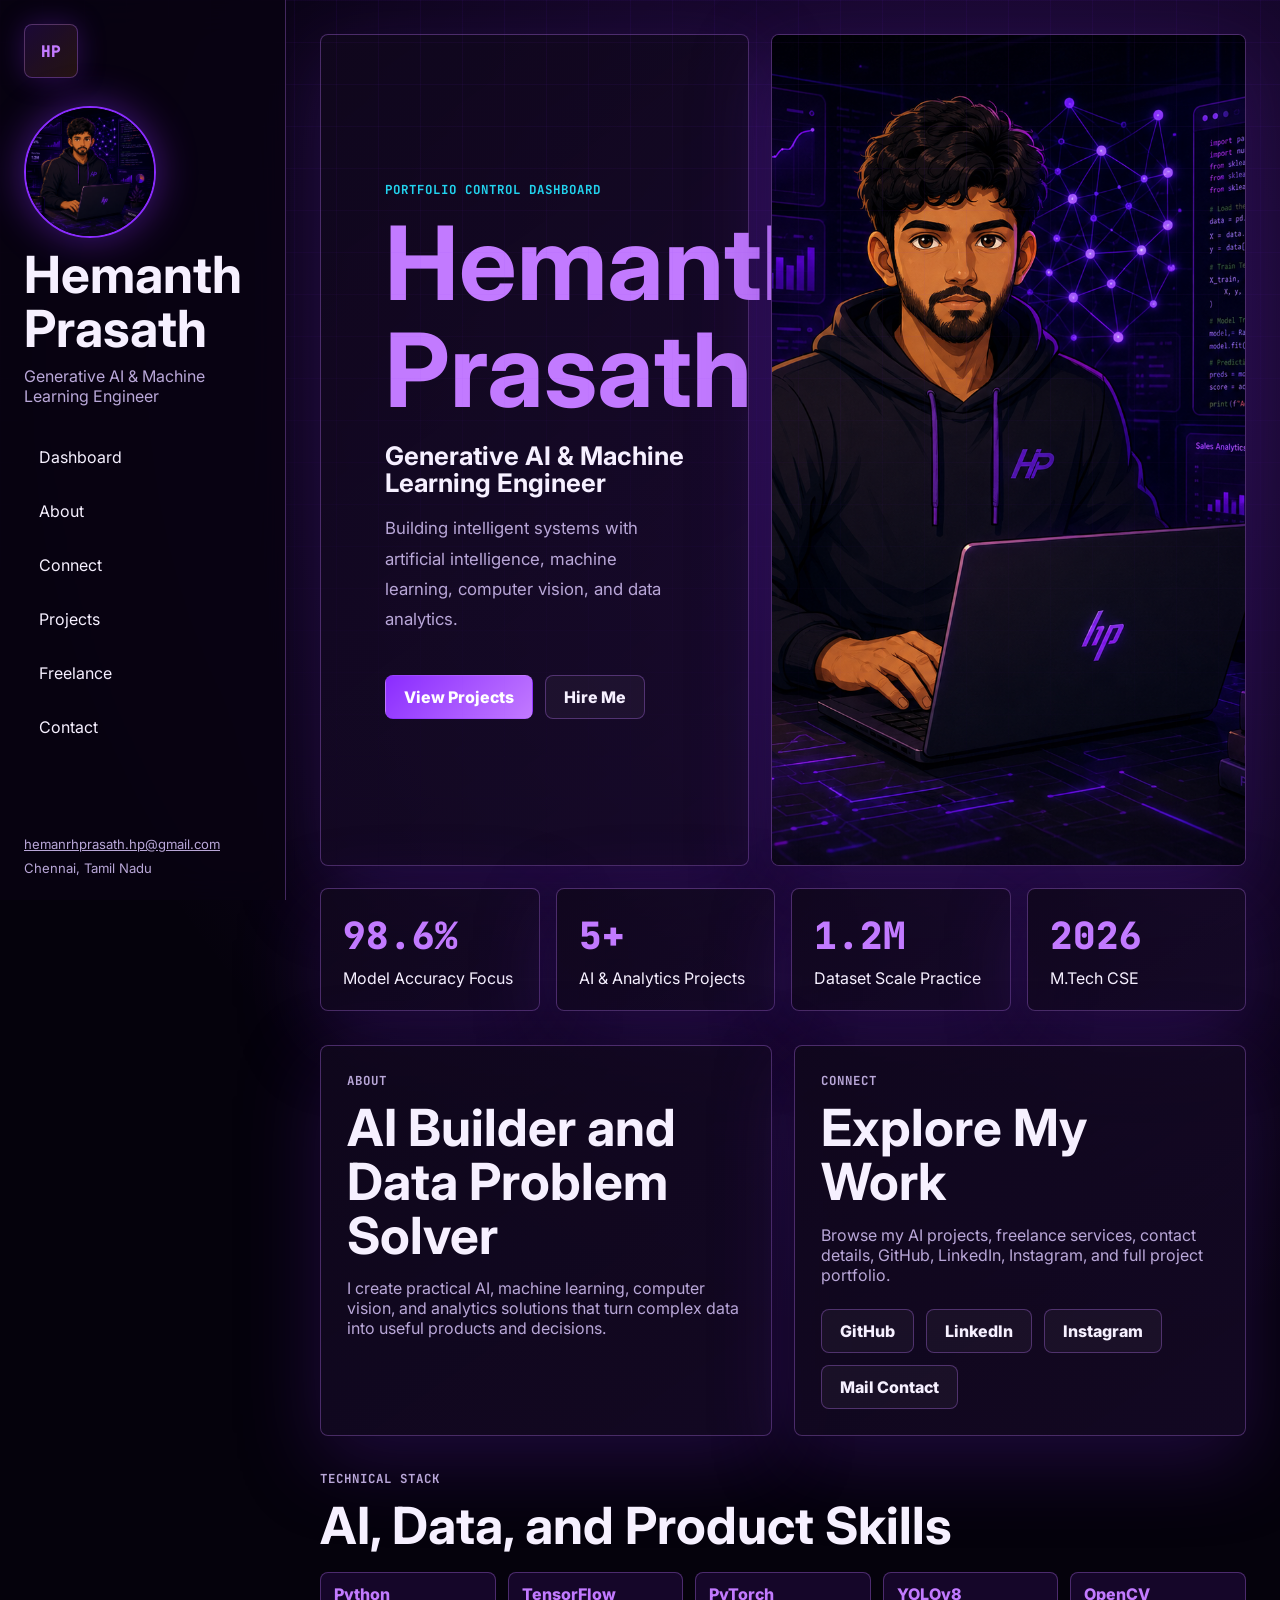
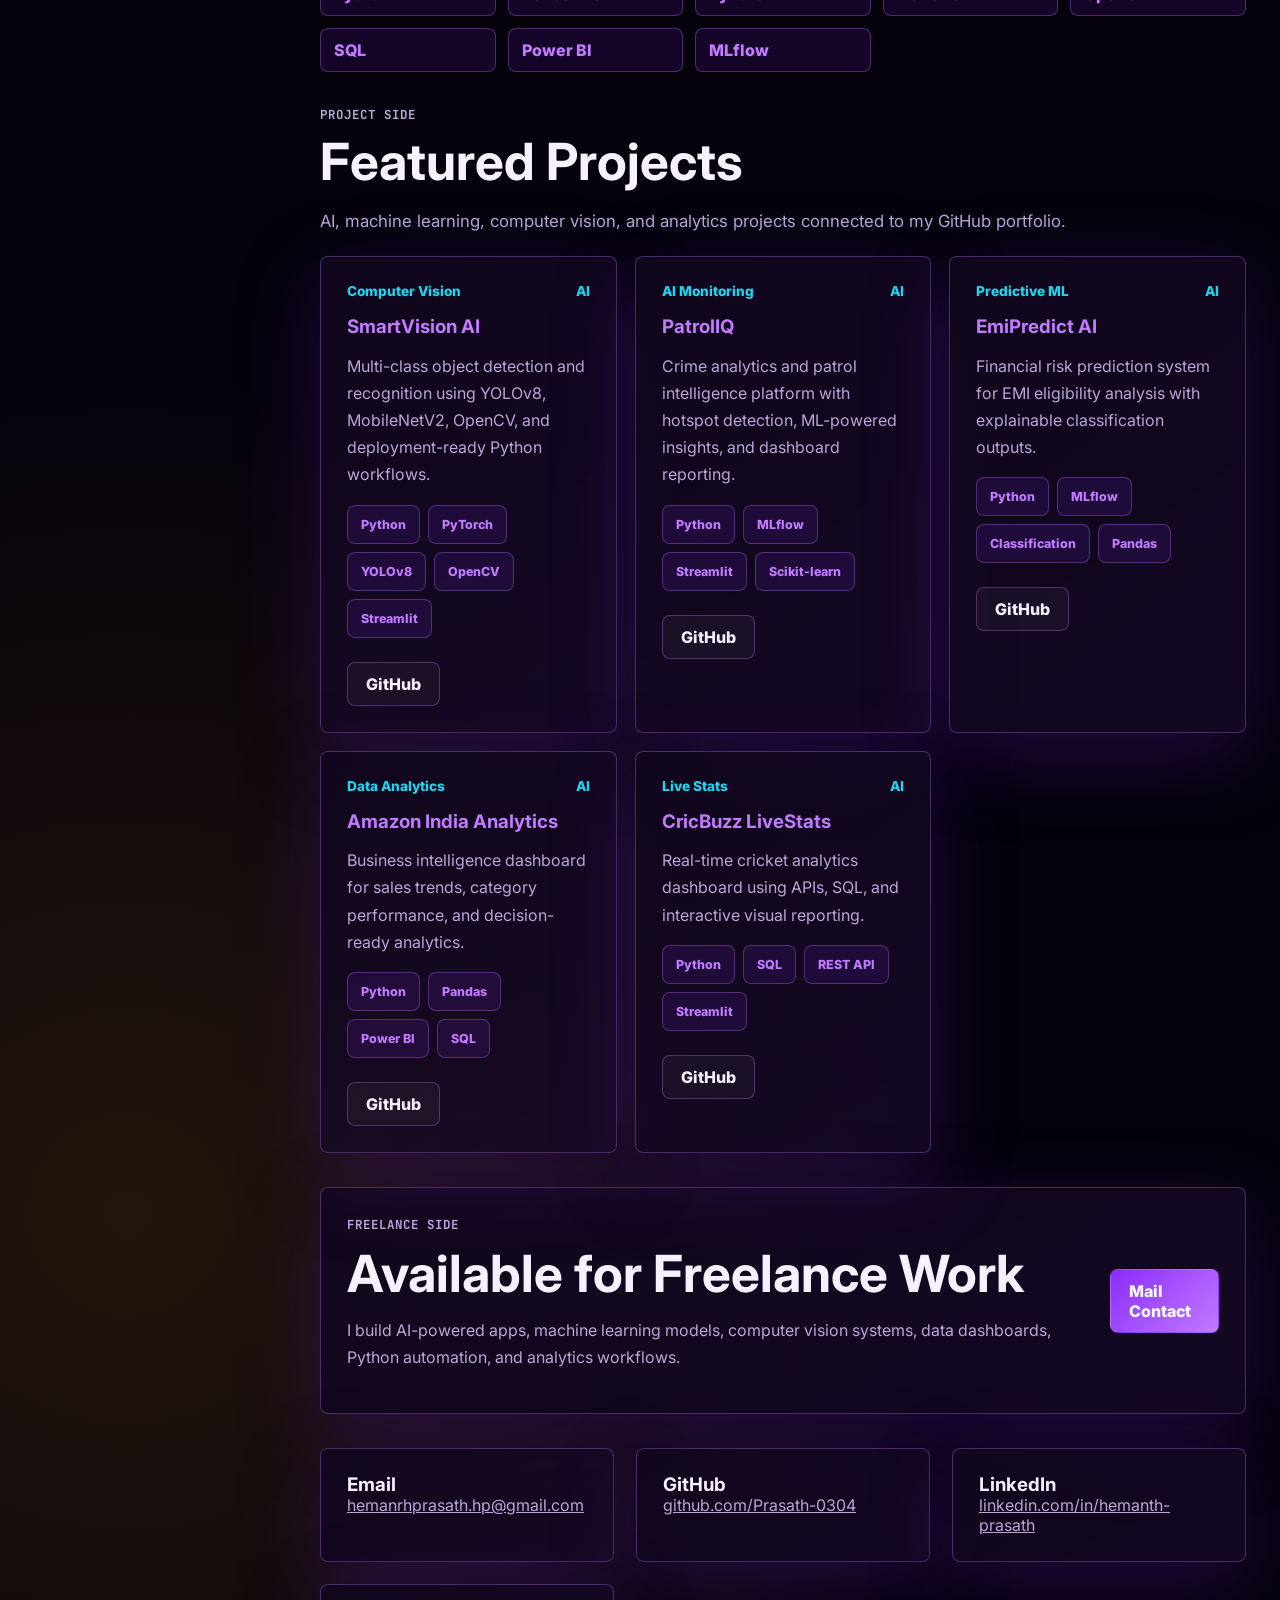
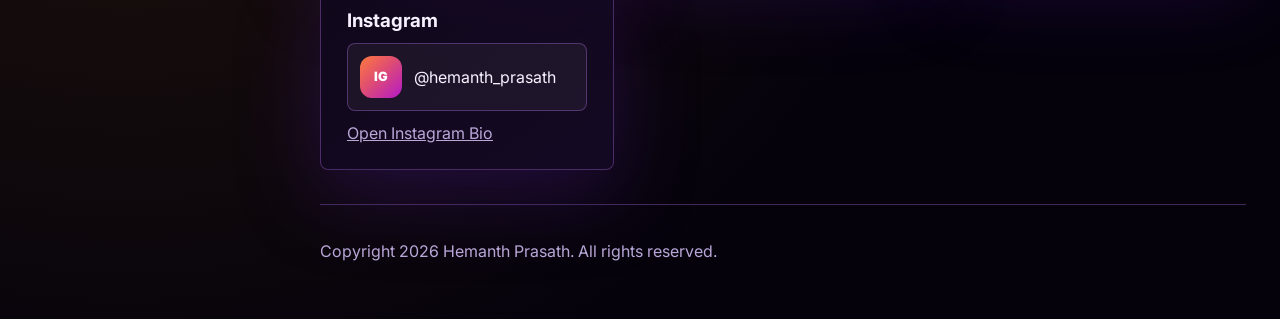
<file: index.html>
<!DOCTYPE html>
<html lang="en">
<head>
  <meta charset="UTF-8">
  <meta name="viewport" content="width=device-width, initial-scale=1.0">
  <meta name="description" content="Hemanth Prasath portfolio dashboard for AI, machine learning, data analytics, freelance services, and projects.">
  <title>Hemanth Prasath | AI Portfolio Dashboard</title>
  <link rel="preconnect" href="https://fonts.googleapis.com">
  <link rel="preconnect" href="https://fonts.gstatic.com" crossorigin>
  <link href="https://fonts.googleapis.com/css2?family=Inter:wght@400;500;600;700;800;900&family=JetBrains+Mono:wght@500;700&display=swap" rel="stylesheet">
  <link rel="stylesheet" href="style.css">
</head>
<body>
  <div class="site-shell">
    <aside class="sidebar" aria-label="Primary navigation">
      <button class="brand-gate" id="secretGate" type="button" aria-label="Portfolio owner gate">
        <span>HP</span>
      </button>

      <div class="profile">
        <img src="assets/images/ChatGPT Image Jun 4, 2026, 03_37_11 AM.png" alt="Hemanth Prasath AI dashboard portrait">
        <h2 data-field="heroName">Hemanth Prasath</h2>
        <p data-field="heroRoleShort">AI / ML Developer</p>
      </div>

      <nav class="nav-links">
        <a href="#dashboard">Dashboard</a>
        <a href="#about">About</a>
        <a href="#connect">Connect</a>
        <a href="#projects">Projects</a>
        <a href="#freelance">Freelance</a>
        <a href="#contact">Contact</a>
      </nav>

      <div class="sidebar-footer">
        <a data-link="email" href="mailto:hemanrhprasath.hp@gmail.com">hemanrhprasath.hp@gmail.com</a>
        <span data-field="location">Chennai, Tamil Nadu</span>
      </div>
    </aside>

    <main class="content">
      <section id="dashboard" class="hero section-grid">
        <div class="hero-copy">
          <p class="eyebrow">Portfolio Control Dashboard</p>
          <h1 data-field="heroName">Hemanth Prasath</h1>
          <h3 data-field="heroRole">Generative AI & Machine Learning Engineer</h3>
          <p class="intro" data-field="heroIntro">Building intelligent systems with artificial intelligence, machine learning, computer vision, and data analytics.</p>
          <div class="hero-actions">
            <a class="btn primary" href="#projects">View Projects</a>
            <a class="btn secondary" href="#freelance">Hire Me</a>
          </div>
        </div>

        <div class="hero-visual">
          <img src="assets/images/ChatGPT Image Jun 4, 2026, 03_37_11 AM.png" alt="AI dashboard inspired portrait of Hemanth Prasath">
        </div>
      </section>

      <section class="metric-grid" aria-label="Portfolio metrics">
        <article class="metric-card"><span data-metric-value="0">98.6%</span><p data-metric-label="0">Model Accuracy Focus</p></article>
        <article class="metric-card"><span data-metric-value="1">5+</span><p data-metric-label="1">AI & Analytics Projects</p></article>
        <article class="metric-card"><span data-metric-value="2">1.2M</span><p data-metric-label="2">Dataset Scale Practice</p></article>
        <article class="metric-card"><span data-metric-value="3">2026</span><p data-metric-label="3">M.Tech CSE</p></article>
      </section>

      <section id="about" class="section two-panel">
        <div class="panel owner-panel">
          <p class="eyebrow">About</p>
          <h2 data-field="ownerTitle">AI Builder and Data Problem Solver</h2>
          <p data-field="aboutText">I create practical AI, machine learning, computer vision, and analytics solutions that turn complex data into useful products and decisions.</p>
        </div>

        <div id="connect" class="panel user-panel">
          <p class="eyebrow">Connect</p>
          <h2 data-field="userTitle">Explore My Work</h2>
          <p data-field="userText">Browse my AI projects, freelance services, contact details, GitHub, LinkedIn, Instagram, and full project portfolio.</p>
          <div class="quick-links">
            <a data-link="github" href="https://github.com/Prasath-0304" target="_blank" rel="noreferrer">GitHub</a>
            <a data-link="linkedin" href="https://www.linkedin.com/in/hemanth-prasath-342278200/" target="_blank" rel="noreferrer">LinkedIn</a>
            <a data-link="instagram" href="https://www.instagram.com/hemanth_prasath/" target="_blank" rel="noreferrer">Instagram</a>
            <a data-link="email" href="mailto:hemanrhprasath.hp@gmail.com">Mail Contact</a>
          </div>
        </div>
      </section>

      <section id="skills" class="section">
        <div class="section-header">
          <p class="eyebrow" data-field="skillsEyebrow">Technical Stack</p>
          <h2 data-field="skillsTitle">AI, Data, and Product Skills</h2>
        </div>
        <div class="skill-grid" id="skillGrid">
          <span>Python</span>
          <span>TensorFlow</span>
          <span>PyTorch</span>
          <span>YOLOv8</span>
          <span>OpenCV</span>
          <span>SQL</span>
          <span>Power BI</span>
          <span>MLflow</span>
        </div>
      </section>

      <section id="projects" class="section">
        <div class="section-header">
          <p class="eyebrow" data-field="projectsEyebrow">Project Side</p>
          <h2 data-field="projectsTitle">Featured Projects</h2>
          <p class="intro" data-field="projectsIntro">AI, machine learning, computer vision, and analytics projects connected to my GitHub portfolio.</p>
        </div>
        <div class="project-grid" id="projectGrid"></div>
      </section>

      <section id="freelance" class="section freelance-band">
        <div>
          <p class="eyebrow" data-field="freelanceEyebrow">Freelance Side</p>
          <h2 data-field="freelanceTitle">Available for Freelance Work</h2>
          <p data-field="freelanceText">I build AI-powered apps, machine learning models, computer vision systems, data dashboards, Python automation, and analytics workflows.</p>
        </div>
        <a class="btn primary" data-link="email" href="mailto:hemanrhprasath.hp@gmail.com">Mail Contact</a>
      </section>

      <section id="contact" class="section contact-grid">
        <article class="contact-card">
          <h3>Email</h3>
          <a data-link="email" href="mailto:hemanrhprasath.hp@gmail.com">hemanrhprasath.hp@gmail.com</a>
        </article>
        <article class="contact-card">
          <h3>GitHub</h3>
          <a data-link="github" href="https://github.com/Prasath-0304" target="_blank" rel="noreferrer">github.com/Prasath-0304</a>
        </article>
        <article class="contact-card">
          <h3>LinkedIn</h3>
          <a data-link="linkedin" href="https://www.linkedin.com/in/hemanth-prasath-342278200/" target="_blank" rel="noreferrer">linkedin.com/in/hemanth-prasath</a>
        </article>
        <article class="contact-card instagram-card">
          <h3>Instagram</h3>
          <button class="instagram-trigger" type="button" data-instagram-popup>
            <span class="instagram-logo">IG</span>
            <span data-instagram-handle>@hemanth_prasath</span>
          </button>
          <a data-link="instagram" href="https://www.instagram.com/hemanth_prasath/" target="_blank" rel="noreferrer">Open Instagram Bio</a>
        </article>
      </section>

      <footer class="footer">
        <p data-field="footerText">Copyright 2026 Hemanth Prasath. All rights reserved.</p>
      </footer>
    </main>
  </div>

  <div class="gate-toast" id="gateToast" role="status" aria-live="polite"></div>
  <a class="admin-gate-link" id="adminGateLink" href="admin/login.html">Owner Login</a>
  <div class="qr-modal" id="instagramModal" aria-hidden="true">
    <div class="qr-dialog" role="dialog" aria-modal="true" aria-labelledby="instagramModalTitle">
      <button class="qr-close" type="button" data-instagram-close aria-label="Close Instagram QR">x</button>
      <h2 id="instagramModalTitle">Instagram</h2>
      <img data-instagram-qr src="assets/images/instagram-qr.svg" alt="Instagram QR code for Hemanth Prasath">
      <a class="btn primary" data-link="instagram" href="https://www.instagram.com/hemanth_prasath/" target="_blank" rel="noreferrer">Open Bio</a>
    </div>
  </div>

  <script src="content-loader.js"></script>
  <script src="script.js"></script>
</body>
</html>
</file>
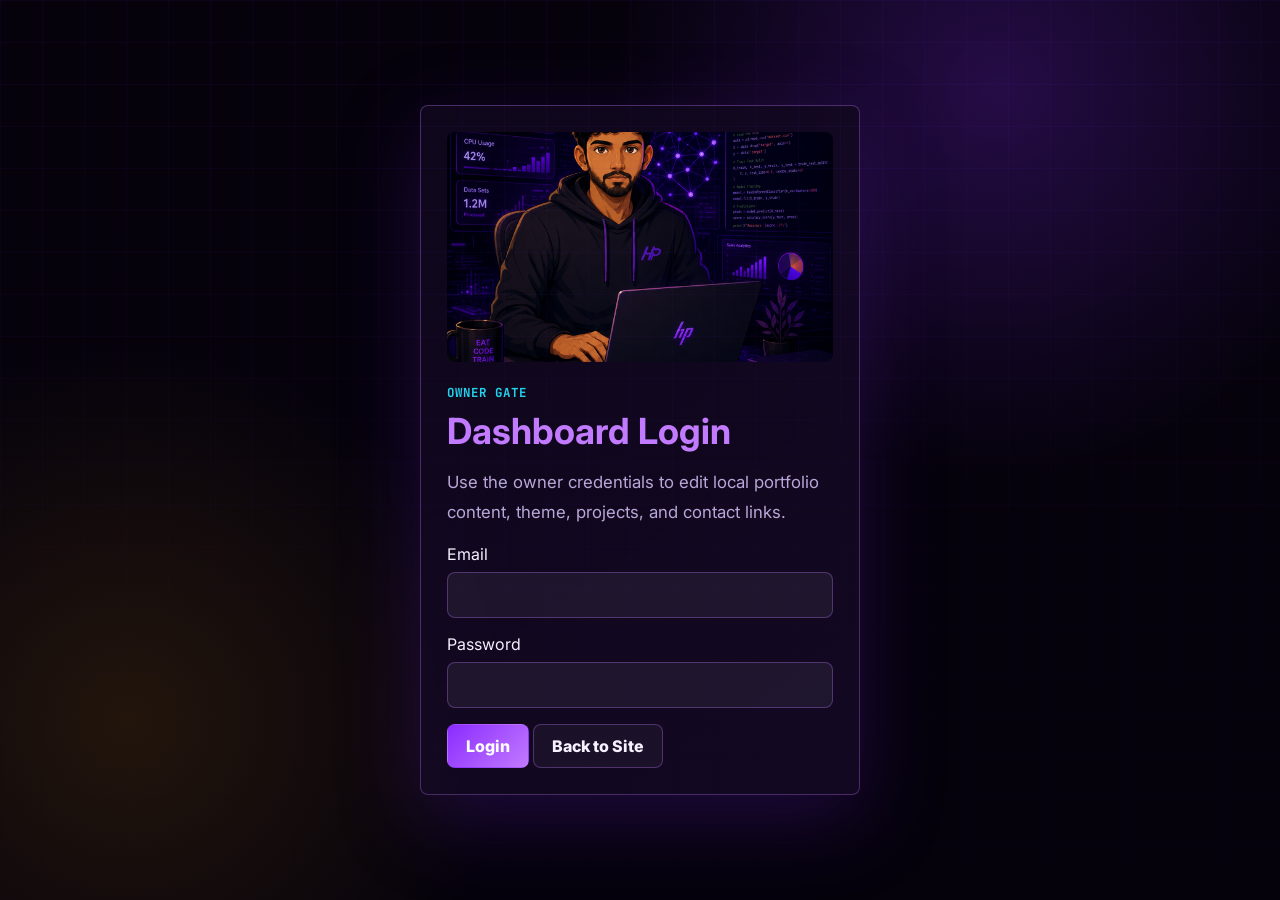
<file: admin/dashboard.html>
<!DOCTYPE html>
<html lang="en">
<head>
  <meta charset="UTF-8">
  <meta name="viewport" content="width=device-width, initial-scale=1.0">
  <meta name="description" content="Portfolio editor for Hemanth Prasath">
  <meta name="robots" content="noindex">
  <title>Portfolio Editor | Hemanth Prasath</title>
  <link rel="preconnect" href="https://fonts.googleapis.com">
  <link rel="preconnect" href="https://fonts.gstatic.com" crossorigin>
  <link href="https://fonts.googleapis.com/css2?family=Inter:wght@400;500;600;700;800&family=JetBrains+Mono:wght@500;700&display=swap" rel="stylesheet">
  <link rel="stylesheet" href="../style.css">
</head>
<body>
  <aside class="sidebar" aria-label="Dashboard navigation">
    <div class="profile">
      <img src="../assets/images/ChatGPT Image Jun 4, 2026, 03_37_11 AM.png" alt="Hemanth Prasath">
      <h2>Hemanth Prasath</h2>
      <p>Portfolio Editor</p>
    </div>

    <nav class="nav-links">
      <a href="#" class="active" data-tab="content">Content</a>
      <a href="#" data-tab="theme">Theme</a>
      <a href="#" data-tab="metrics">Metrics</a>
      <a href="#" data-tab="skills">Skills</a>
      <a href="#" data-tab="projects">Projects</a>
      <a href="#" data-tab="links">Links + QR</a>
      <a href="../index.html" target="_blank" rel="noreferrer">Preview Site</a>
      <a href="#" id="logoutBtn">Logout</a>
    </nav>

    <div class="sidebar-footer">
      <span id="adminEmail">hemanrhprasath.hp@gmail.com</span>
      <span>Changes save in browser storage</span>
    </div>
  </aside>

  <main class="dashboard-content">
    <section class="section">
      <div class="section-header">
        <p class="eyebrow">Portfolio Editor</p>
        <h1 id="pageTitle">Content</h1>
        <p class="intro">Edit public-side text, theme, metrics, skills, projects, links, and Instagram QR settings.</p>
      </div>

      <div id="contentTab" class="tab-content active">
        <div class="dashboard-grid">
          <div class="glass-card">
            <h3>Hero</h3>
            <div class="form-group"><label>Name</label><input id="heroName" type="text"></div>
            <div class="form-group"><label>Role</label><input id="heroRole" type="text"></div>
            <div class="form-group"><label>Hero Intro</label><textarea id="heroIntro"></textarea></div>
            <div class="form-group"><label>Profile Image Path</label><input id="profileImageUrl" type="text"></div>
          </div>

          <div class="glass-card">
            <h3>About + Connect Panels</h3>
            <div class="form-group"><label>About Title</label><input id="ownerTitle" type="text"></div>
            <div class="form-group"><label>About Text</label><textarea id="aboutText"></textarea></div>
            <div class="form-group"><label>Connect Title</label><input id="userTitle" type="text"></div>
            <div class="form-group"><label>Connect Text</label><textarea id="userText"></textarea></div>
          </div>

          <div class="glass-card">
            <h3>Section Text</h3>
            <div class="form-group"><label>Skills Eyebrow</label><input id="skillsEyebrow" type="text"></div>
            <div class="form-group"><label>Skills Title</label><input id="skillsTitle" type="text"></div>
            <div class="form-group"><label>Projects Eyebrow</label><input id="projectsEyebrow" type="text"></div>
            <div class="form-group"><label>Projects Title</label><input id="projectsTitle" type="text"></div>
            <div class="form-group"><label>Projects Intro</label><textarea id="projectsIntro"></textarea></div>
          </div>

          <div class="glass-card">
            <h3>Freelance + Footer</h3>
            <div class="form-group"><label>Freelance Eyebrow</label><input id="freelanceEyebrow" type="text"></div>
            <div class="form-group"><label>Freelance Title</label><input id="freelanceTitle" type="text"></div>
            <div class="form-group"><label>Freelance Text</label><textarea id="freelanceText"></textarea></div>
            <div class="form-group"><label>Location</label><input id="location" type="text"></div>
            <div class="form-group"><label>Footer Text</label><input id="footerText" type="text"></div>
          </div>
        </div>
        <button class="btn primary" onclick="saveContent()">Save All Content</button>
      </div>

      <div id="themeTab" class="tab-content">
        <div class="dashboard-grid">
          <div class="glass-card">
            <h3>Custom Colors</h3>
            <div class="form-group"><label>Primary</label><input type="color" id="primaryColor"></div>
            <div class="form-group"><label>Secondary</label><input type="color" id="secondaryColor"></div>
            <div class="form-group"><label>Accent</label><input type="color" id="accentColor"></div>
            <div class="form-group"><label>Background</label><input type="color" id="bgColor"></div>
            <div class="form-group"><label>Panel</label><input type="color" id="panelColor"></div>
            <div class="form-group"><label>Text</label><input type="color" id="textColor"></div>
            <button class="btn primary" onclick="saveTheme()">Apply Custom Theme</button>
          </div>

          <div class="glass-card">
            <h3>3 Default Themes</h3>
            <div class="preset-grid">
              <button class="preset-btn" onclick="applyPreset('neon')">Neon AI</button>
              <button class="preset-btn" onclick="applyPreset('midnight')">Midnight Blue</button>
              <button class="preset-btn" onclick="applyPreset('matrix')">Matrix Green</button>
            </div>
            <button class="btn secondary" onclick="resetTheme()">Reset Neon AI</button>
          </div>
        </div>
      </div>

      <div id="metricsTab" class="tab-content">
        <div class="glass-card">
          <h3>Dashboard Metrics</h3>
          <div id="metricsEditor"></div>
          <button class="btn primary" onclick="saveMetrics()">Save Metrics</button>
        </div>
      </div>

      <div id="skillsTab" class="tab-content">
        <div class="glass-card">
          <h3>Skills</h3>
          <div class="form-group">
            <label>Comma-separated skills</label>
            <textarea id="skillsList"></textarea>
          </div>
          <button class="btn primary" onclick="saveSkills()">Save Skills</button>
        </div>
      </div>

      <div id="projectsTab" class="tab-content">
        <div class="glass-card">
          <h3>Projects</h3>
          <div id="projectsEditor"></div>
          <button class="btn secondary" onclick="addProject()">Add Project</button>
          <button class="btn primary" onclick="saveProjects()">Save Projects</button>
        </div>
      </div>

      <div id="linksTab" class="tab-content">
        <div class="dashboard-grid">
          <div class="glass-card">
            <h3>Public Links</h3>
            <div class="form-group"><label>GitHub URL</label><input id="githubUrl" type="url"></div>
            <div class="form-group"><label>LinkedIn URL</label><input id="linkedinUrl" type="url"></div>
            <div class="form-group"><label>Email</label><input id="emailUrl" type="email"></div>
            <div class="form-group"><label>Instagram Bio URL</label><input id="instagramUrl" type="url"></div>
            <div class="form-group"><label>Instagram Handle</label><input id="instagramHandle" type="text"></div>
            <div class="form-group"><label>Instagram QR Image Path</label><input id="instagramQr" type="text"></div>
            <button class="btn primary" onclick="saveLinks()">Save Links + QR</button>
          </div>

          <div class="glass-card">
            <h3>Backup</h3>
            <p>Export your browser-saved settings before hosting changes or moving devices.</p>
            <button class="btn secondary" onclick="exportSettings()">Export Settings</button>
            <button class="btn secondary" onclick="document.getElementById('importFile').click()">Import Settings</button>
            <input type="file" id="importFile" accept=".json" style="display:none" onchange="importSettings(event)">
          </div>
        </div>
      </div>
    </section>
  </main>

  <script src="../script.js"></script>
  <script src="admin-cms.js"></script>
</body>
</html>
</file>
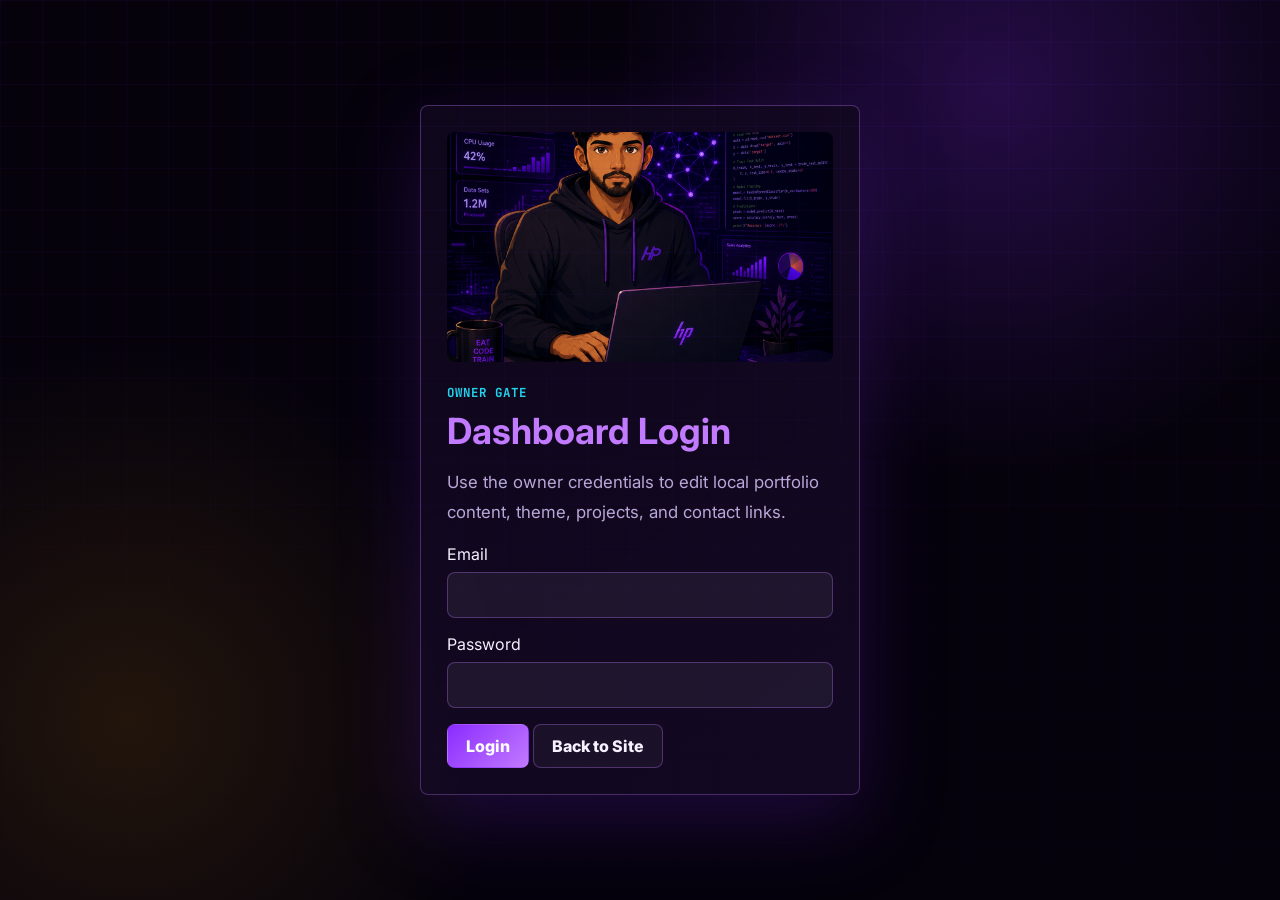
<file: admin/login.html>
<!DOCTYPE html>
<html lang="en">
<head>
  <meta charset="UTF-8">
  <meta name="viewport" content="width=device-width, initial-scale=1.0">
  <meta name="robots" content="noindex">
  <title>Owner Login | Hemanth Prasath</title>
  <link rel="preconnect" href="https://fonts.googleapis.com">
  <link rel="preconnect" href="https://fonts.gstatic.com" crossorigin>
  <link href="https://fonts.googleapis.com/css2?family=Inter:wght@400;600;800;900&family=JetBrains+Mono:wght@700&display=swap" rel="stylesheet">
  <link rel="stylesheet" href="../style.css">
</head>
<body class="login-body">
  <main class="login-card glass-card">
    <img src="../assets/images/ChatGPT Image Jun 4, 2026, 03_37_11 AM.png" alt="AI dashboard portrait">
    <p class="eyebrow">Owner Gate</p>
    <h1>Dashboard Login</h1>
    <p class="intro">Use the owner credentials to edit local portfolio content, theme, projects, and contact links.</p>

    <form id="loginForm">
      <div class="form-group">
        <label for="email">Email</label>
        <input type="email" id="email" autocomplete="username" required>
      </div>
      <div class="form-group">
        <label for="password">Password</label>
        <input type="password" id="password" autocomplete="current-password" required>
      </div>
      <button class="btn primary" type="submit">Login</button>
      <a class="btn secondary" href="../index.html">Back to Site</a>
    </form>
  </main>
  <script src="../script.js"></script>
  <script>
    (function () {
      var allowedEmails = [
        "hemanrhprasath.hp@gmail.com",
        "hemanthprasath.hp@gmail.com"
      ];
      var allowedPassword = "Pr@s@th0304";
      var form = document.getElementById("loginForm");

      form.addEventListener("submit", function (event) {
        event.preventDefault();
        var email = document.getElementById("email").value.trim().toLowerCase();
        var password = document.getElementById("password").value.trim();

        if (allowedEmails.indexOf(email) !== -1 && password === allowedPassword) {
          try {
            localStorage.setItem("adminLoggedIn", "true");
            localStorage.setItem("adminEmail", email);
            sessionStorage.setItem("adminLoggedIn", "true");
            sessionStorage.setItem("adminEmail", email);
          } catch (error) {
            sessionStorage.setItem("adminLoggedIn", "true");
            sessionStorage.setItem("adminEmail", email);
          }
          window.location.href = "./dashboard.html";
          return;
        }

        alert("Invalid credentials. Please check email and password exactly.");
      });
    })();
  </script>
</body>
</html>
</file>
<file: style.css>
:root {
  --bg: #05020c;
  --panel: #10071d;
  --panel-2: #180b2b;
  --text: #f6f0ff;
  --muted: #b9a7d8;
  --purple: #8a2cff;
  --purple-soft: #c27aff;
  --cyan: #22d3ee;
  --amber: #f59e0b;
  --line: rgba(194, 122, 255, 0.32);
  --shadow: 0 24px 80px rgba(77, 25, 150, 0.35);
  --radius: 8px;
}

* {
  box-sizing: border-box;
}

html {
  scroll-behavior: smooth;
}

body {
  margin: 0;
  min-height: 100vh;
  color: var(--text);
  font-family: Inter, Arial, sans-serif;
  background:
    radial-gradient(circle at 78% 10%, rgba(138, 44, 255, 0.24), transparent 30%),
    radial-gradient(circle at 10% 80%, rgba(245, 158, 11, 0.12), transparent 28%),
    var(--bg);
}

body::before {
  content: "";
  position: fixed;
  inset: 0;
  pointer-events: none;
  background-image:
    linear-gradient(rgba(138, 44, 255, 0.08) 1px, transparent 1px),
    linear-gradient(90deg, rgba(138, 44, 255, 0.08) 1px, transparent 1px);
  background-size: 42px 42px;
  mask-image: linear-gradient(to bottom, rgba(0, 0, 0, 0.75), transparent);
}

a {
  color: inherit;
}

.site-shell {
  display: flex;
  min-height: 100vh;
}

.sidebar {
  position: fixed;
  inset: 0 auto 0 0;
  width: 286px;
  padding: 24px;
  display: flex;
  flex-direction: column;
  gap: 28px;
  background: rgba(9, 3, 18, 0.86);
  border-right: 1px solid var(--line);
  backdrop-filter: blur(18px);
  z-index: 10;
}

.brand-gate {
  width: 54px;
  height: 54px;
  border: 1px solid var(--line);
  border-radius: var(--radius);
  color: var(--purple-soft);
  background: linear-gradient(135deg, rgba(138, 44, 255, 0.16), rgba(245, 158, 11, 0.12));
  cursor: pointer;
  font: 800 1rem JetBrains Mono, monospace;
  box-shadow: 0 0 28px rgba(138, 44, 255, 0.28);
}

.profile {
  display: grid;
  gap: 10px;
}

.profile img {
  width: 132px;
  height: 132px;
  object-fit: cover;
  border-radius: 50%;
  border: 2px solid var(--purple);
  box-shadow: 0 0 40px rgba(138, 44, 255, 0.48);
}

.profile h2,
.profile p {
  margin: 0;
}

.profile p,
.intro,
.sidebar-footer,
.section p,
.contact-card a {
  color: var(--muted);
}

.nav-links {
  display: grid;
  gap: 8px;
}

.nav-links a {
  padding: 12px 14px;
  text-decoration: none;
  border: 1px solid transparent;
  border-radius: var(--radius);
}

.nav-links a:hover,
.nav-links a.active {
  border-color: var(--line);
  background: rgba(138, 44, 255, 0.16);
}

.sidebar-footer {
  margin-top: auto;
  display: grid;
  gap: 8px;
  font-size: 0.82rem;
  overflow-wrap: anywhere;
}

.content {
  width: calc(100% - 286px);
  margin-left: 286px;
  padding: 34px;
}

.section {
  margin-bottom: 34px;
}

.section-grid,
.two-panel,
.contact-grid,
.dashboard-grid {
  display: grid;
  gap: 22px;
}

.hero {
  grid-template-columns: minmax(0, 0.95fr) minmax(320px, 1.05fr);
  align-items: stretch;
  min-height: calc(100vh - 68px);
}

.hero-copy,
.hero-visual,
.panel,
.metric-card,
.contact-card,
.glass-card,
.project-card,
.service-card,
.pricing-card,
.freelance-band {
  border: 1px solid var(--line);
  border-radius: var(--radius);
  background: linear-gradient(145deg, rgba(16, 7, 29, 0.92), rgba(24, 11, 43, 0.72));
  box-shadow: var(--shadow);
}

.hero-copy {
  padding: clamp(28px, 5vw, 72px);
  display: flex;
  flex-direction: column;
  justify-content: center;
}

.eyebrow {
  margin: 0 0 12px;
  color: var(--cyan);
  font: 700 0.78rem JetBrains Mono, monospace;
  letter-spacing: 0.08em;
  text-transform: uppercase;
}

h1,
h2,
h3 {
  margin: 0;
  line-height: 1.05;
}

h1 {
  max-width: 780px;
  font-size: clamp(3rem, 8vw, 6.8rem);
  color: var(--purple-soft);
}

h2 {
  font-size: clamp(2rem, 4vw, 3.4rem);
}

h3 {
  color: var(--text);
}

.hero-copy h3 {
  margin-top: 18px;
  font-size: clamp(1.25rem, 2vw, 1.75rem);
}

.intro {
  max-width: 760px;
  font-size: 1.05rem;
  line-height: 1.8;
}

.hero-actions,
.quick-links,
.project-actions {
  display: flex;
  flex-wrap: wrap;
  gap: 12px;
  margin-top: 24px;
}

.btn,
.quick-links a,
.project-card a,
.hire-btn {
  display: inline-flex;
  align-items: center;
  justify-content: center;
  min-height: 44px;
  padding: 11px 18px;
  border: 1px solid var(--line);
  border-radius: var(--radius);
  text-decoration: none;
  font-weight: 800;
  cursor: pointer;
}

.btn.primary {
  color: white;
  border-color: transparent;
  background: linear-gradient(135deg, var(--purple), var(--purple-soft));
}

.btn.secondary,
.btn.ghost,
.quick-links a {
  background: rgba(255, 255, 255, 0.04);
}

.hero-visual {
  overflow: hidden;
  min-height: 520px;
}

.hero-visual img {
  width: 100%;
  height: 100%;
  min-height: inherit;
  display: block;
  object-fit: cover;
}

.metric-grid {
  display: grid;
  grid-template-columns: repeat(4, minmax(0, 1fr));
  gap: 16px;
  margin: 22px 0 34px;
}

.metric-card {
  padding: 22px;
}

.metric-card span {
  display: block;
  color: var(--purple-soft);
  font: 900 2.35rem JetBrains Mono, monospace;
}

.metric-card p {
  margin: 8px 0 0;
}

.two-panel {
  grid-template-columns: repeat(2, minmax(0, 1fr));
}

.panel,
.freelance-band,
.contact-card,
.glass-card,
.project-card,
.service-card,
.pricing-card {
  padding: 26px;
}

.code-window {
  margin-top: 22px;
  display: grid;
  gap: 8px;
  padding: 18px;
  color: var(--cyan);
  border: 1px solid rgba(34, 211, 238, 0.24);
  border-radius: var(--radius);
  background: rgba(2, 6, 23, 0.64);
  font-family: JetBrains Mono, monospace;
}

.code-window code {
  white-space: normal;
  color: var(--muted);
}

.section-header {
  margin-bottom: 20px;
}

.skill-grid {
  display: grid;
  grid-template-columns: repeat(auto-fit, minmax(150px, 1fr));
  gap: 12px;
}

.skill-grid span,
.stack span {
  padding: 11px 13px;
  border: 1px solid var(--line);
  border-radius: var(--radius);
  background: rgba(138, 44, 255, 0.12);
  color: var(--purple-soft);
  font-weight: 800;
}

.project-grid,
.services-grid,
.pricing-grid {
  display: grid;
  grid-template-columns: repeat(auto-fit, minmax(280px, 1fr));
  gap: 18px;
}

.project-card p,
.service-card p,
.pricing-card li,
.freelance-band p {
  line-height: 1.7;
}

.project-top,
.stack {
  display: flex;
  flex-wrap: wrap;
  gap: 8px;
}

.project-top {
  justify-content: space-between;
  color: var(--cyan);
  font-size: 0.85rem;
  font-weight: 800;
}

.project-card h3 {
  margin-top: 18px;
  color: var(--purple-soft);
}

.stack span {
  font-size: 0.78rem;
}

.freelance-band {
  display: flex;
  justify-content: space-between;
  align-items: center;
  gap: 20px;
}

.dashboard-grid {
  grid-template-columns: repeat(3, minmax(0, 1fr));
}

.contact-grid {
  grid-template-columns: repeat(auto-fit, minmax(230px, 1fr));
}

.dashboard-grid {
  display: grid;
}

.contact-card a {
  overflow-wrap: anywhere;
}

.instagram-trigger {
  width: 100%;
  display: flex;
  align-items: center;
  gap: 12px;
  margin: 12px 0;
  padding: 12px;
  color: var(--text);
  border: 1px solid var(--line);
  border-radius: var(--radius);
  background: rgba(255, 255, 255, 0.05);
  cursor: pointer;
  text-align: left;
}

.instagram-logo {
  display: grid;
  place-items: center;
  width: 42px;
  height: 42px;
  flex: 0 0 42px;
  color: white;
  border-radius: 12px;
  background: linear-gradient(135deg, #ff7a3d, #df4d72 45%, #b419c8);
  font: 900 0.8rem Inter, sans-serif;
}

.qr-modal {
  position: fixed;
  inset: 0;
  z-index: 60;
  display: none;
  place-items: center;
  padding: 20px;
  background: rgba(5, 2, 12, 0.78);
  backdrop-filter: blur(10px);
}

.qr-modal.open {
  display: grid;
}

.qr-dialog {
  position: relative;
  width: min(420px, 100%);
  padding: 24px;
  text-align: center;
  border: 1px solid var(--line);
  border-radius: var(--radius);
  background: var(--panel);
  box-shadow: var(--shadow);
}

.qr-dialog img {
  width: min(290px, 100%);
  margin: 18px auto;
  display: block;
  border-radius: var(--radius);
  background: white;
}

.qr-close {
  position: absolute;
  top: 10px;
  right: 10px;
  width: 34px;
  height: 34px;
  color: var(--text);
  border: 1px solid var(--line);
  border-radius: var(--radius);
  background: rgba(255, 255, 255, 0.05);
  cursor: pointer;
}

.footer {
  padding: 20px 0 8px;
  color: var(--muted);
  border-top: 1px solid var(--line);
}

.gate-toast {
  position: fixed;
  right: 18px;
  bottom: 18px;
  z-index: 30;
  min-width: 220px;
  min-height: 0;
  padding: 0;
  overflow: hidden;
  color: var(--text);
  border: 0;
  border-radius: var(--radius);
  background: rgba(16, 7, 29, 0.94);
  box-shadow: var(--shadow);
  transition: min-height 0.2s ease, padding 0.2s ease, border-color 0.2s ease;
}

.gate-toast.show {
  min-height: 46px;
  padding: 13px 16px;
  border: 1px solid var(--line);
}

.admin-gate-link {
  position: fixed;
  right: 18px;
  bottom: 76px;
  z-index: 30;
  display: none;
  padding: 12px 18px;
  color: white;
  text-decoration: none;
  border-radius: var(--radius);
  background: linear-gradient(135deg, var(--purple), var(--amber));
  box-shadow: var(--shadow);
  font-weight: 900;
}

.admin-gate-link.visible {
  display: inline-flex;
}

.loader,
.cursor-dot,
.cursor-ring,
.scroll-progress,
#neuralCanvas {
  display: none;
}

.form-group {
  display: grid;
  gap: 8px;
  margin-bottom: 16px;
}

.form-group input,
.form-group textarea,
.form-group select {
  width: 100%;
  padding: 12px 14px;
  color: var(--text);
  border: 1px solid var(--line);
  border-radius: var(--radius);
  background: rgba(255, 255, 255, 0.06);
  font: inherit;
}

.form-group textarea {
  min-height: 110px;
  resize: vertical;
}

button {
  font: inherit;
}

.login-body {
  display: grid;
  min-height: 100vh;
  place-items: center;
  padding: 20px;
}

.login-card {
  width: min(440px, 100%);
}

.login-card h1 {
  font-size: 2.25rem;
}

.login-card img {
  width: 100%;
  max-height: 230px;
  object-fit: cover;
  border-radius: var(--radius);
  margin-bottom: 18px;
}

.dashboard-content {
  margin-left: 286px;
  padding: 34px;
}

.dashboard-content h1 {
  font-size: clamp(2.2rem, 5vw, 4rem);
}

.tab-content {
  display: none;
}

.tab-content.active {
  display: block;
}

.preset-grid {
  display: grid;
  grid-template-columns: repeat(2, minmax(0, 1fr));
  gap: 10px;
}

.preset-btn {
  padding: 12px;
  color: var(--text);
  border: 1px solid var(--line);
  border-radius: var(--radius);
  background: rgba(255, 255, 255, 0.05);
  cursor: pointer;
}

.profile-preview {
  width: 160px;
  height: 160px;
  overflow: hidden;
  border: 1px solid var(--line);
  border-radius: 50%;
}

.profile-preview img {
  width: 100%;
  height: 100%;
  object-fit: cover;
}

.project-edit-item {
  padding: 18px;
  border: 1px solid var(--line);
  border-radius: var(--radius);
  background: rgba(255, 255, 255, 0.035);
}

@media (max-width: 980px) {
  .site-shell {
    display: block;
  }

  .sidebar {
    position: static;
    width: auto;
    min-height: auto;
  }

  .content,
  .dashboard-content {
    width: auto;
    margin-left: 0;
    padding: 20px;
  }

  .hero,
  .two-panel,
  .contact-grid,
  .dashboard-grid,
  .metric-grid {
    grid-template-columns: 1fr;
  }

  .freelance-band {
    align-items: flex-start;
    flex-direction: column;
  }
}

@media (max-width: 620px) {
  .content,
  .dashboard-content {
    padding: 14px;
  }

  .hero-visual {
    min-height: 340px;
  }

  h1 {
    font-size: 2.7rem;
  }
}
</file>
